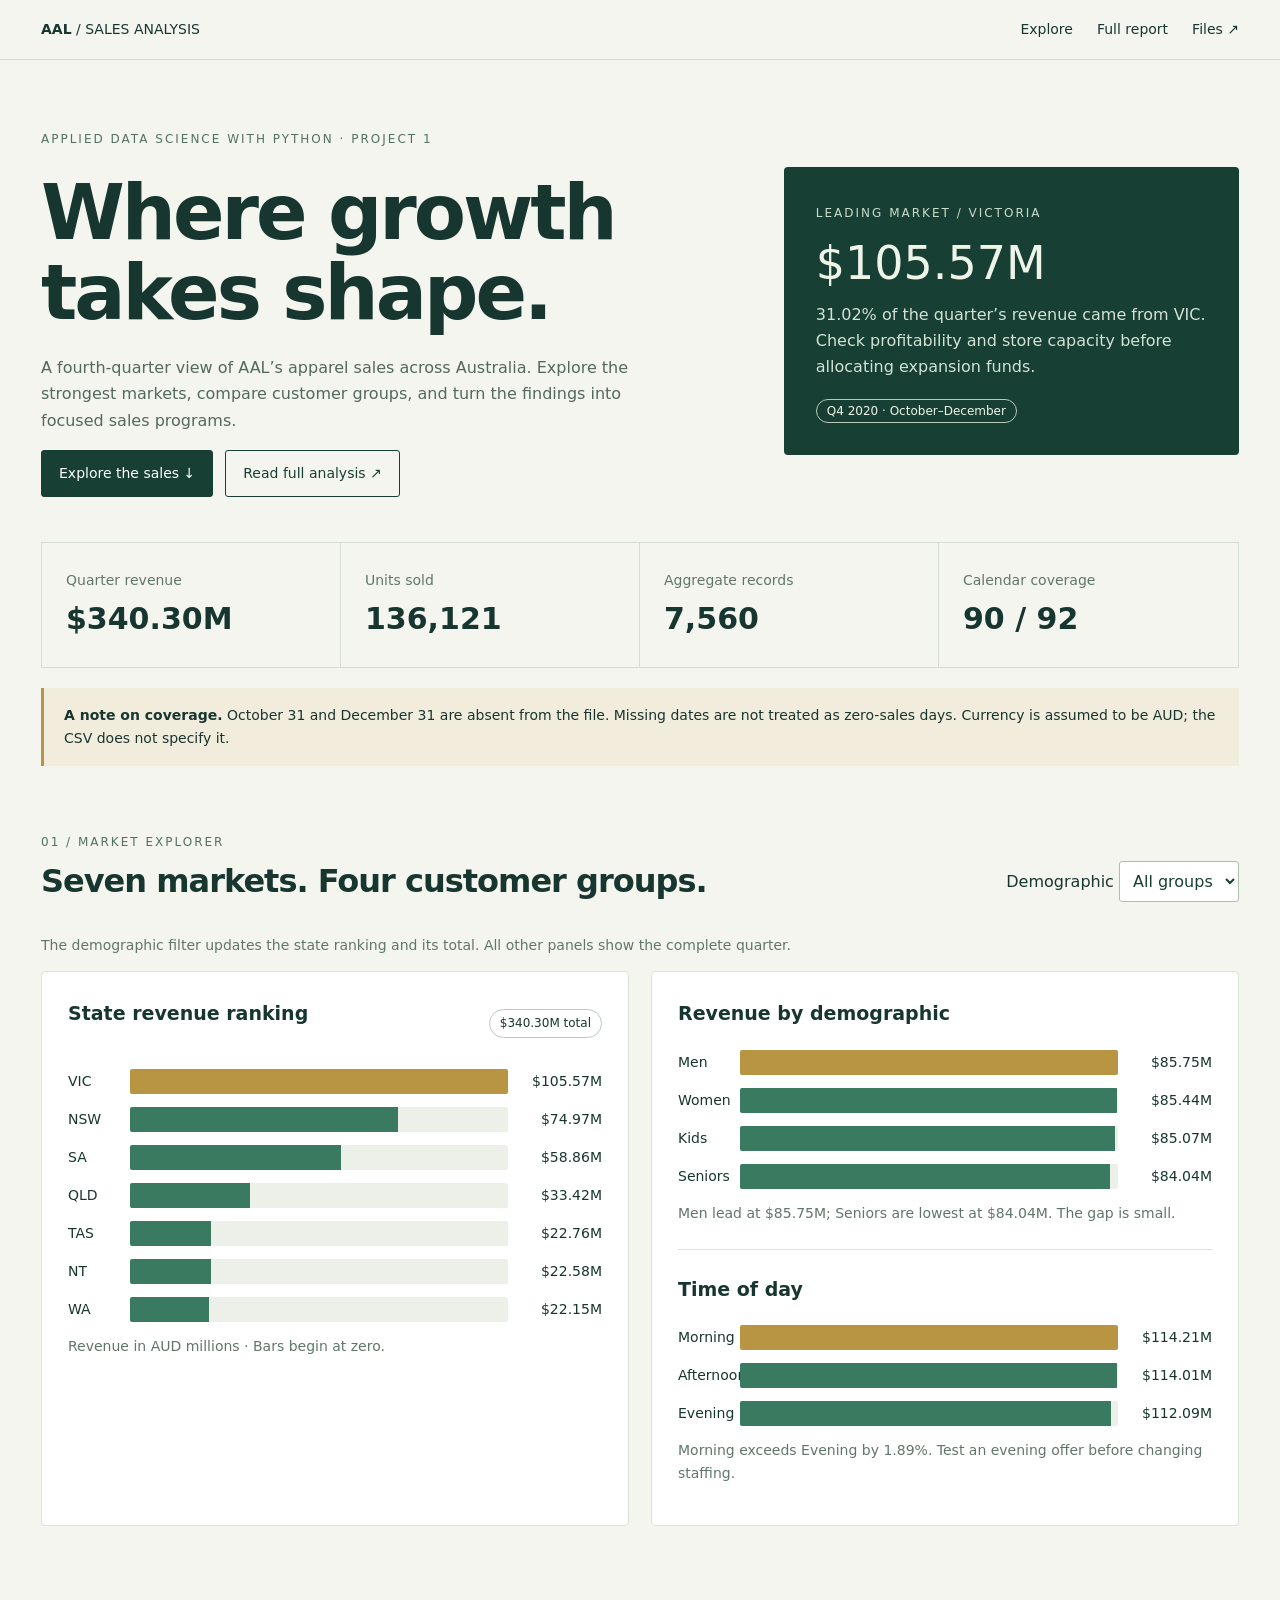
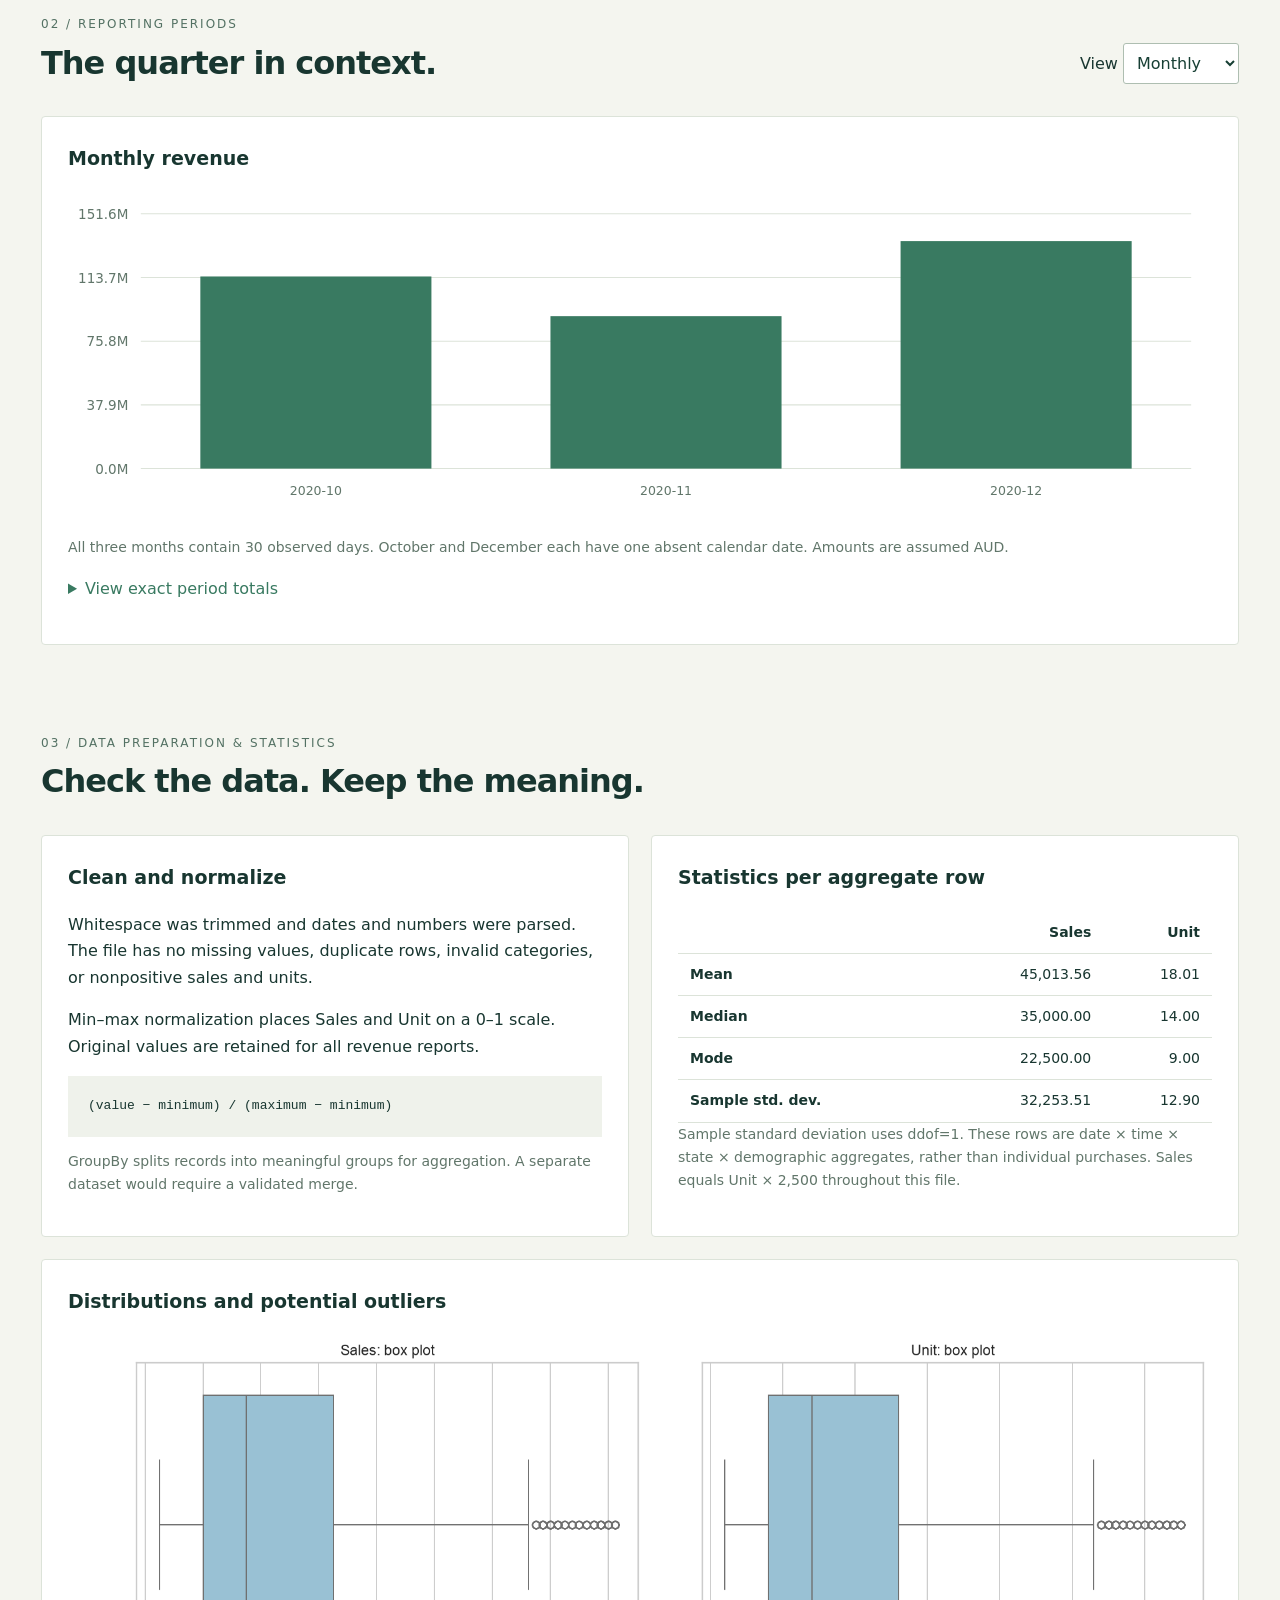
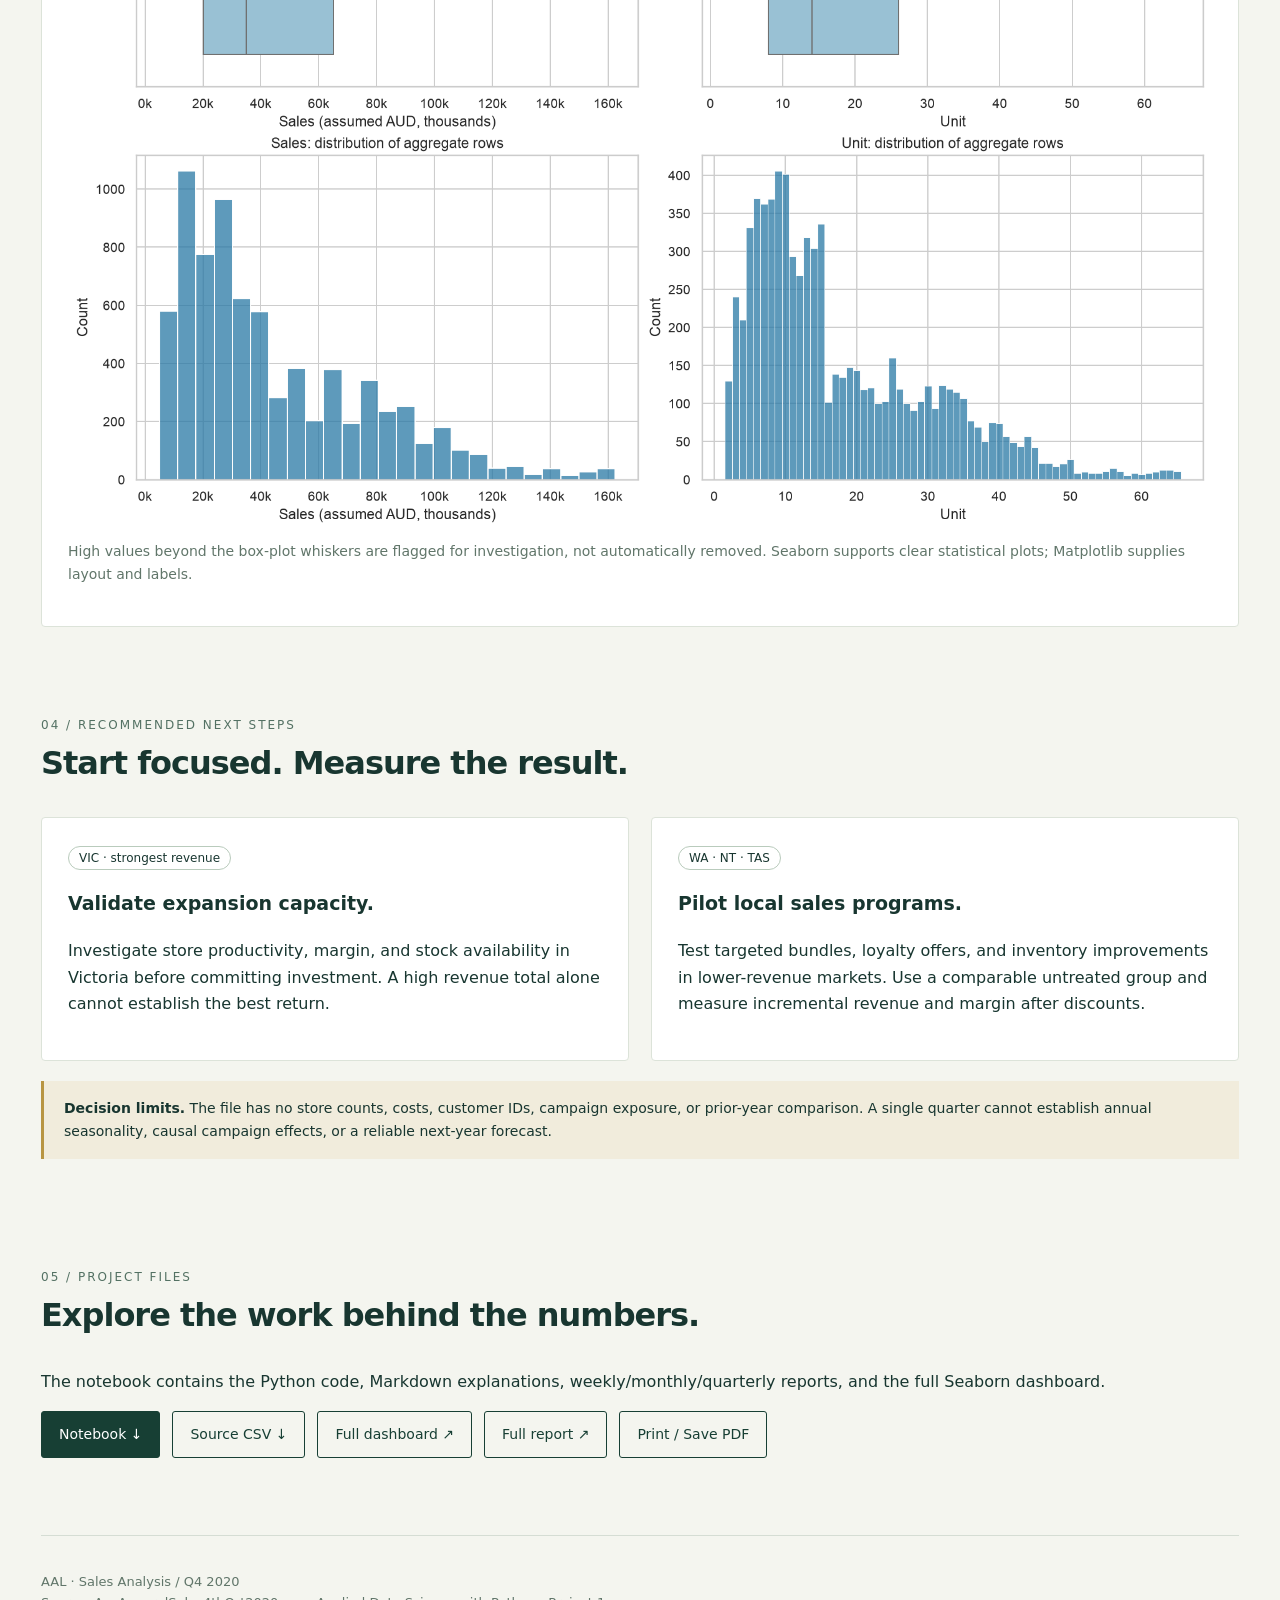
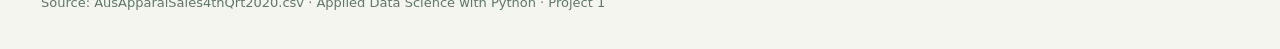
<file: index.html>
<!doctype html><html lang="en"><head><meta charset="utf-8"><meta name="viewport" content="width=device-width,initial-scale=1"><meta name="description" content="AAL fourth-quarter 2020 apparel sales analysis: states, demographics, trends, and business recommendations."><title>AAL | Q4 Sales Analysis</title><link rel="stylesheet" href="style.css"></head><body><header><nav><a href="index.html"><b>AAL</b> / SALES ANALYSIS</a><div><a href="index.html#explore">Explore</a><a href="report.html">Full report</a><a href="index.html#files">Files ↗</a></div></nav></header><main>
<section class="hero"><div><span class="eyebrow">Applied Data Science with Python · Project 1</span><h1>Where growth<br>takes shape.</h1><p>A fourth-quarter view of AAL’s apparel sales across Australia. Explore the strongest markets, compare customer groups, and turn the findings into focused sales programs.</p><div class="buttons"><a class="button" href="#explore">Explore the sales ↓</a><a class="button secondary" href="report.html">Read full analysis ↗</a></div></div><aside><span class="eyebrow" style="color:#c9dbcb">Leading market / Victoria</span><strong>$105.57M</strong><p>31.02% of the quarter’s revenue came from VIC. Check profitability and store capacity before allocating expansion funds.</p><span class="tag">Q4 2020 · October–December</span></aside></section>
<div class="metrics"><div class="metric"><span class="muted">Quarter revenue</span><strong>$340.30M</strong></div><div class="metric"><span class="muted">Units sold</span><strong>136,121</strong></div><div class="metric"><span class="muted">Aggregate records</span><strong>7,560</strong></div><div class="metric"><span class="muted">Calendar coverage</span><strong>90 / 92</strong></div></div>
<div class="notice"><b>A note on coverage.</b> October 31 and December 31 are absent from the file. Missing dates are not treated as zero-sales days. Currency is assumed to be AUD; the CSV does not specify it.</div>
<section id="explore"><div class="row"><div><span class="eyebrow">01 / Market explorer</span><h2>Seven markets. Four customer groups.</h2></div><label>Demographic <select id="group"><option>All groups</option><option>Kids</option><option>Men</option><option>Women</option><option>Seniors</option></select></label></div><p class="muted">The demographic filter updates the state ranking and its total. All other panels show the complete quarter.</p><div class="grid"><div class="panel"><div class="row"><h3>State revenue ranking</h3><span class="tag" id="subset"></span></div><div id="statebars" class="bars" aria-live="polite"></div><p class="muted">Revenue in AUD millions · Bars begin at zero.</p></div><div class="panel"><h3>Revenue by demographic</h3><div id="groupbars" class="bars"></div><p class="muted">Men lead at $85.75M; Seniors are lowest at $84.04M. The gap is small.</p><hr style="border:0;border-top:1px solid #dce3d9;margin:24px 0"><h3>Time of day</h3><div id="timebars" class="bars"></div><p class="muted">Morning exceeds Evening by 1.89%. Test an evening offer before changing staffing.</p></div></div></section>
<section id="trends"><div class="row"><div><span class="eyebrow">02 / Reporting periods</span><h2>The quarter in context.</h2></div><label>View <select id="period"><option value="monthly">Monthly</option><option value="daily">Daily</option><option value="weekly">Weekly</option><option value="quarterly">Quarterly</option></select></label></div><div class="panel"><h3 id="trendtitle"></h3><div id="trendchart"></div><p class="muted" id="trendnote"></p><details><summary>View exact period totals</summary><div id="periodtable" class="tablewrap"></div></details></div></section>
<section><span class="eyebrow">03 / Data preparation & statistics</span><h2>Check the data. Keep the meaning.</h2><div class="grid"><article class="panel"><h3>Clean and normalize</h3><p>Whitespace was trimmed and dates and numbers were parsed. The file has no missing values, duplicate rows, invalid categories, or nonpositive sales and units.</p><p>Min–max normalization places Sales and Unit on a 0–1 scale. Original values are retained for all revenue reports.</p><pre>(value − minimum) / (maximum − minimum)</pre><p class="muted">GroupBy splits records into meaningful groups for aggregation. A separate dataset would require a validated merge.</p></article><article class="panel"><h3>Statistics per aggregate row</h3><div class="tablewrap"><table class="dataframe">
  <thead>
    <tr style="text-align: right;">
      <th></th>
      <th>Sales</th>
      <th>Unit</th>
    </tr>
  </thead>
  <tbody>
    <tr>
      <th>Mean</th>
      <td>45,013.56</td>
      <td>18.01</td>
    </tr>
    <tr>
      <th>Median</th>
      <td>35,000.00</td>
      <td>14.00</td>
    </tr>
    <tr>
      <th>Mode</th>
      <td>22,500.00</td>
      <td>9.00</td>
    </tr>
    <tr>
      <th>Sample std. dev.</th>
      <td>32,253.51</td>
      <td>12.90</td>
    </tr>
  </tbody>
</table></div><p class="muted">Sample standard deviation uses ddof=1. These rows are date × time × state × demographic aggregates, rather than individual purchases. Sales equals Unit × 2,500 throughout this file.</p></article><article class="panel wide"><h3>Distributions and potential outliers</h3><img src="distributions.png" alt="Box plots and Seaborn histograms of sales and units show right-skewed distributions and high-value observations"><p class="muted">High values beyond the box-plot whiskers are flagged for investigation, not automatically removed. Seaborn supports clear statistical plots; Matplotlib supplies layout and labels.</p></article></div></section>
<section><span class="eyebrow">04 / Recommended next steps</span><h2>Start focused. Measure the result.</h2><div class="grid"><article class="panel"><span class="tag">VIC · strongest revenue</span><h3 style="margin-top:18px">Validate expansion capacity.</h3><p>Investigate store productivity, margin, and stock availability in Victoria before committing investment. A high revenue total alone cannot establish the best return.</p></article><article class="panel"><span class="tag">WA · NT · TAS</span><h3 style="margin-top:18px">Pilot local sales programs.</h3><p>Test targeted bundles, loyalty offers, and inventory improvements in lower-revenue markets. Use a comparable untreated group and measure incremental revenue and margin after discounts.</p></article></div><div class="notice"><b>Decision limits.</b> The file has no store counts, costs, customer IDs, campaign exposure, or prior-year comparison. A single quarter cannot establish annual seasonality, causal campaign effects, or a reliable next-year forecast.</div></section>
<section id="files"><span class="eyebrow">05 / Project files</span><h2>Explore the work behind the numbers.</h2><p>The notebook contains the Python code, Markdown explanations, weekly/monthly/quarterly reports, and the full Seaborn dashboard.</p><div class="buttons"><a class="button" href="Project_1_AAL_Sales_Analysis.ipynb" download>Notebook ↓</a><a class="button secondary" href="AusApparalSales4thQrt2020.csv" download>Source CSV ↓</a><a class="button secondary" href="dashboard.png">Full dashboard ↗</a><a class="button secondary" href="report.html">Full report ↗</a><button class="secondary" id="print">Print / Save PDF</button></div></section>
<footer>AAL · Sales Analysis / Q4 2020<br>Source: AusApparalSales4thQrt2020.csv · Applied Data Science with Python · Project 1</footer></main><script src="data.js"></script><script src="app.js"></script></body></html>
</file>
<file: style.css>
*{box-sizing:border-box}html{scroll-behavior:smooth}body{margin:0;font:16px/1.65 system-ui,sans-serif;color:#183630;background:#f4f5ef}a{color:inherit}header{border-bottom:1px solid #d5ddd4;background:#f4f5eff2;position:sticky;top:0;z-index:5}nav{max-width:1250px;margin:auto;padding:18px 26px;display:flex;justify-content:space-between;gap:20px;align-items:center}nav div{display:flex;gap:24px}nav a{text-decoration:none;font-size:14px}main{max-width:1250px;margin:auto;padding:0 26px}h1,h2,h3,p{margin-top:0}h1{font-size:clamp(42px,6vw,76px);letter-spacing:-3px;line-height:1.05;font-weight:550;margin:22px 0}h2{font-size:32px;letter-spacing:-1px}h3{font-size:19px}section{padding:42px 0;scroll-margin-top:80px}.eyebrow{font-size:12px;text-transform:uppercase;letter-spacing:2px;color:#537163}.hero{display:grid;grid-template-columns:1.5fr 1fr;gap:60px;align-items:center;padding:65px 0 45px}.hero p{max-width:640px;color:#53685e}.hero aside{background:#173f34;color:#eff4e8;padding:32px;border-radius:4px}.hero aside p{color:#d4e2d6}.hero aside strong{font-size:46px;font-weight:500;display:block}.buttons{display:flex;flex-wrap:wrap;gap:12px}.button,button{border:1px solid #173f34;background:#173f34;color:white;padding:11px 17px;border-radius:3px;text-decoration:none;font:inherit;font-size:14px;cursor:pointer}.secondary{background:transparent;color:#173f34}.metrics{display:grid;grid-template-columns:repeat(4,1fr);border:1px solid #d5ddd4}.metric{padding:24px;border-right:1px solid #d5ddd4}.metric:last-child{border:0}.metric strong{display:block;font-size:30px;font-weight:550}.muted{color:#61766a;font-size:14px}.grid{display:grid;grid-template-columns:1fr 1fr;gap:22px}.panel{background:#fff;border:1px solid #dce3d9;padding:26px;border-radius:4px}.panel.wide{grid-column:1/-1}.row{display:flex;gap:15px;align-items:center;justify-content:space-between;flex-wrap:wrap}select{font:inherit;padding:9px;border:1px solid #aebeb1;background:white;color:#173f34;border-radius:3px}.bars{margin-top:20px}.barrow{display:grid;grid-template-columns:50px 1fr 82px;align-items:center;gap:12px;margin:13px 0;font-size:14px}.track{background:#edf0e9;height:25px;border-radius:2px;overflow:hidden}.fill{background:#397a61;height:100%}.barrow:first-child .fill{background:#b89542}.barrow span:last-child{text-align:right;font-variant-numeric:tabular-nums}svg{width:100%;height:auto;display:block}img{max-width:100%;height:auto}table{border-collapse:collapse;width:100%;font-size:14px}td,th{padding:9px 12px;border-bottom:1px solid #dce3d9;text-align:right;white-space:nowrap}th:first-child,td:first-child{text-align:left}.tablewrap{overflow:auto}.notice{border-left:3px solid #b89542;padding:16px 20px;background:#f1ecdc;font-size:14px;margin:20px 0}pre{overflow:auto;padding:20px;background:#eff2eb;font-size:13px;line-height:1.6}details{margin:16px 0}summary{cursor:pointer;color:#397a61}.reportcell{background:white;padding:26px;margin:20px 0;border:1px solid #dce3d9;overflow:auto}.reportcell pre{white-space:pre-wrap}.reportcell table{width:auto}.tag{font-size:12px;border:1px solid #b9cbbc;border-radius:20px;padding:4px 10px}footer{padding:35px 0;border-top:1px solid #d5ddd4;margin-top:35px;color:#61766a;font-size:13px}li{margin:8px 0}@media(max-width:760px){.hero,.grid{grid-template-columns:1fr;gap:22px}.metrics{grid-template-columns:1fr 1fr}.metric{border-bottom:1px solid #d5ddd4}nav div{gap:12px}nav{padding:14px}main{padding:0 16px}h1{letter-spacing:-2px}.hero{padding-top:35px}section{padding:30px 0}.panel{padding:18px}}@media print{header,.buttons,button,select{display:none}.hero{padding-top:0}body{background:white}.panel{break-inside:avoid}section{padding:16px 0}}
</file>
